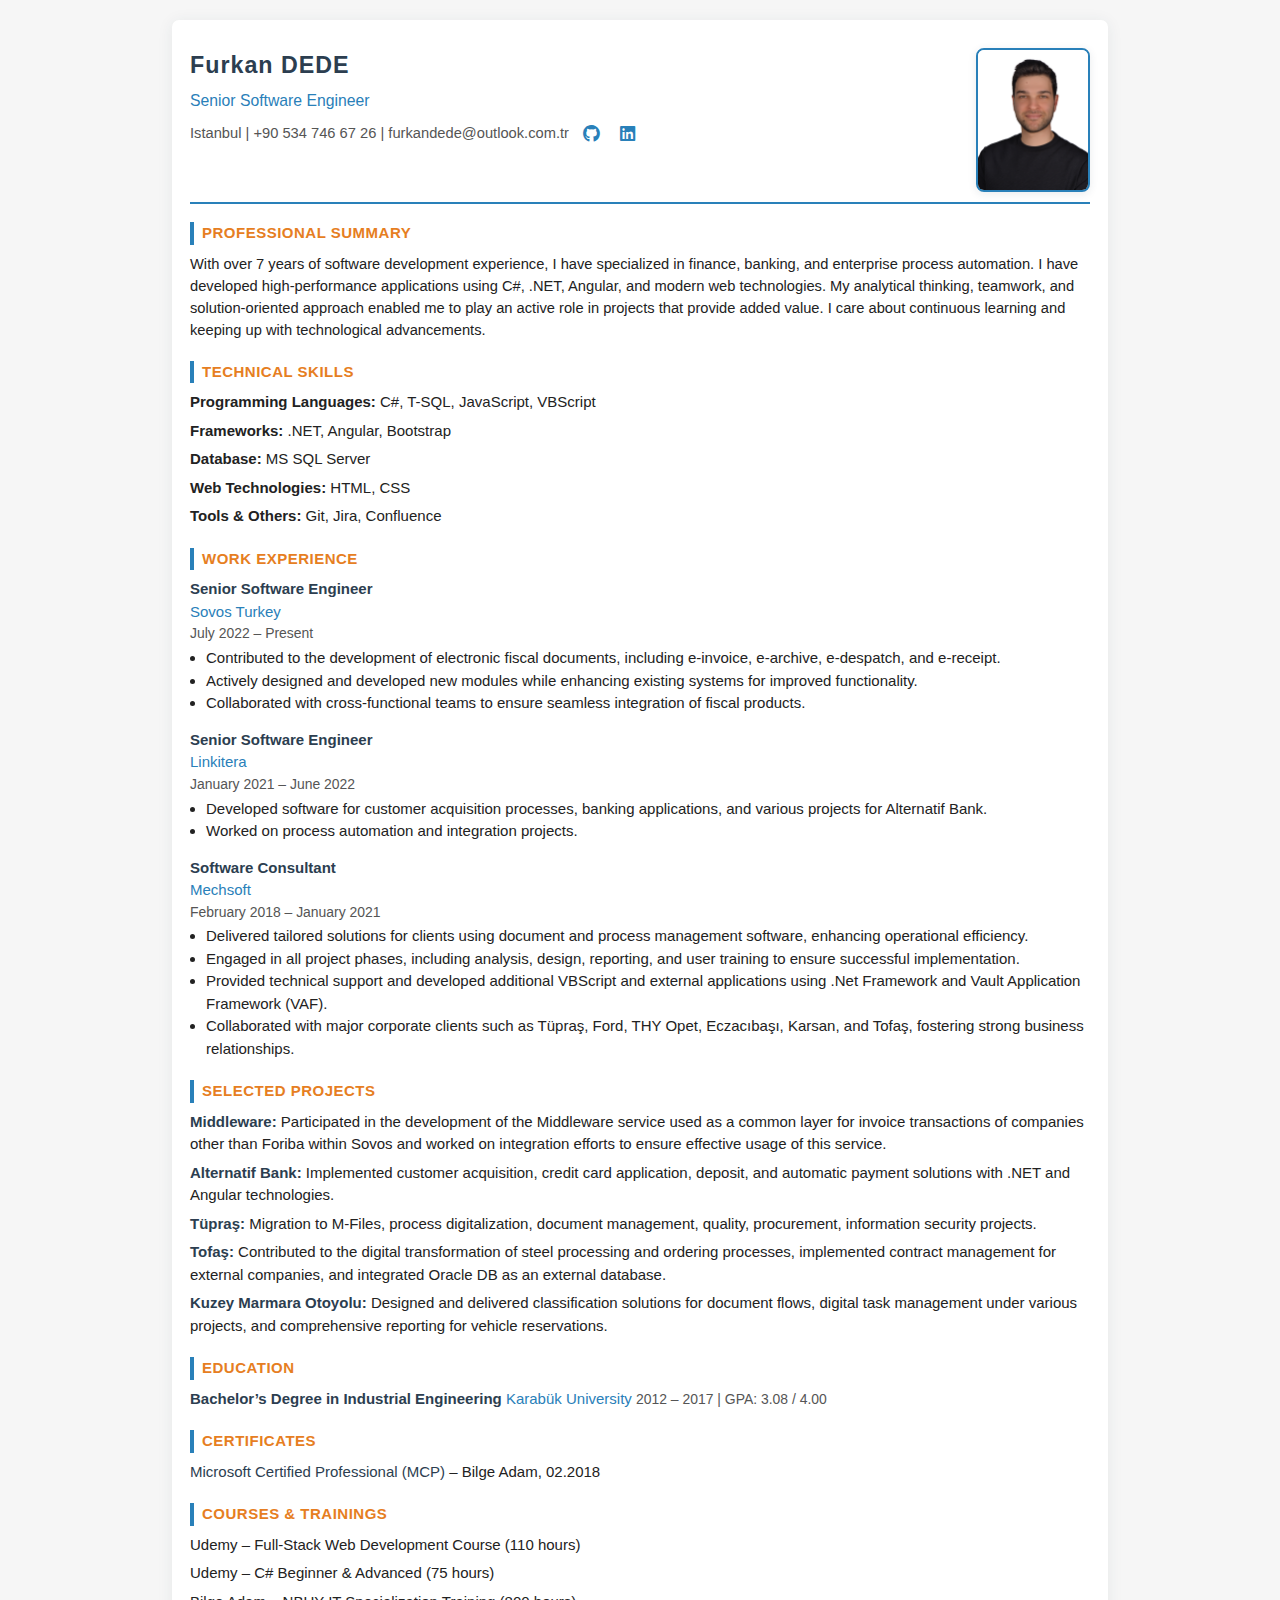
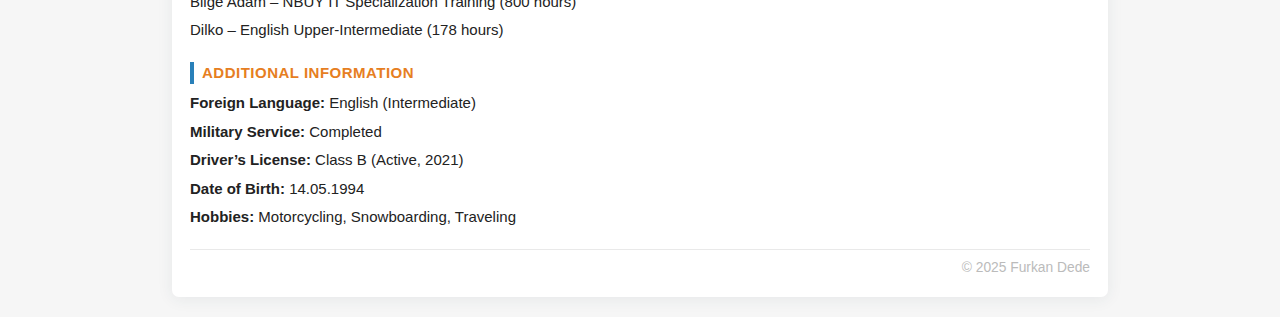
<file: AI/ENG/index.html>
<!DOCTYPE html>
<html lang="en">
<head>
  <meta charset="UTF-8">
  <title>Furkan Dede | Senior Software Engineer</title>
  <meta name="viewport" content="width=device-width, initial-scale=1.0">
  <!-- Font Awesome CDN for social icons -->
  <link rel="stylesheet" href="https://cdnjs.cloudflare.com/ajax/libs/font-awesome/6.4.2/css/all.min.css">
  <style>
    :root {
      --primary: #2c3e50;
      --secondary: #2980b9;
      --background: #f6f6f6;
      --accent: #e67e22;
      --section-bg: #fff;
      --text-main: #222;
      --text-sub: #555;
      --border-radius: 7px;
    }
    body {
      background: var(--background);
      font-family: 'Segoe UI', 'Arial', sans-serif;
      margin: 0;
      color: var(--text-main);
      line-height: 1.5;
      font-size: 15px;
    }
    .cv-container {
      max-width: 900px;
      margin: 20px auto;
      background: var(--section-bg);
      box-shadow: 0 2px 16px rgba(44,62,80,0.08);
      border-radius: var(--border-radius);
      overflow: hidden;
      padding: 28px 18px 18px 18px;
    }
    .cv-header {
      border-bottom: 2px solid var(--secondary);
      display: flex;
      justify-content: space-between;
      align-items: flex-start;
      padding-bottom: 10px;
      margin-bottom: 18px;
      gap: 8px;
    }
    .cv-header-main {
      display: flex;
      flex-direction: column;
      align-items: flex-start;
      gap: 6px;
      flex: 1 1 auto;
    }
    .cv-header h1 {
      color: var(--primary);
      margin: 0;
      font-size: 1.55em;
      letter-spacing: 1px;
    }
    .cv-header h2 {
      color: var(--secondary);
      margin: 0 0 2px 0;
      font-size: 1.05em;
      font-weight: 500;
    }
    .contact {
      font-size: 0.98em;
      color: var(--text-sub);
      margin: 0;
      display: flex;
      flex-wrap: wrap;
      gap: 14px;
      align-items: center;
    }
    .contact .icon-link {
      text-decoration: none;
      color: var(--secondary);
      margin-left: 0;
      margin-right: 6px;
      font-size: 1.18em;
      transition: color 0.18s;
      vertical-align: middle;
    }
    .contact .icon-link:hover {
      color: var(--accent);
    }
    .cv-photo {
      flex: 0 0 auto;
      margin-left: 24px;
      margin-right: 0;
      margin-top: 0;
      display: flex;
      align-items: flex-start;
    }
    .cv-photo img {
      width: 110px;
      height: 140px;
      border-radius: 8px;
      object-fit: cover;
      border: 2px solid var(--secondary);
      background: #eee;
      box-shadow: 0 2px 8px rgba(44,62,80,0.10);
      display: block;
    }
    .cv-section {
      margin-bottom: 20px;
      page-break-inside: avoid;
    }
    .cv-section-title {
      font-size: 1em;
      color: var(--accent);
      letter-spacing: 0.5px;
      font-weight: bold;
      margin-bottom: 8px;
      margin-top: 0;
      border-left: 4px solid var(--secondary);
      padding-left: 8px;
    }
    .cv-summary {
      font-size: 0.98em;
      margin-bottom: 0;
      color: var(--text-main);
    }
    ul {
      margin: 0 0 0 16px;
      padding: 0;
    }
    .skill-list, .other-list, .project-list, .edu-list, .cert-list, .course-list {
      list-style: none;
      margin: 0;
      padding: 0;
    }
    .skill-list li, .other-list li, .project-list li, .edu-list li, .cert-list li, .course-list li {
      margin-bottom: 6px;
    }
    .cv-job {
      margin-bottom: 14px;
      page-break-inside: avoid;
    }
    .cv-job-title {
      font-weight: bold;
      color: var(--primary);
    }
    .cv-job-company {
      color: var(--secondary);
      font-weight: 500;
    }
    .cv-job-dates {
      color: var(--text-sub);
      font-size: 0.93em;
      margin-bottom: 3px;
    }
    .cv-project-title {
      font-weight: bold;
      color: var(--primary);
      margin-bottom: 1px;
    }
    .cv-edu-degree {
      font-weight: bold;
      color: var(--primary);
    }
    .cv-edu-school {
      color: var(--secondary);
      font-weight: 500;
    }
    .cv-edu-dates {
      color: var(--text-sub);
      font-size: 0.93em;
    }
    .cv-cert-title {
      font-weight: 500;
      color: var(--primary);
    }
    .cv-footer {
      text-align: right;
      color: #bbb;
      font-size: 0.92em;
      margin-top: 12px;
      padding-top: 8px;
      border-top: 1px solid #e9e9e9;
      page-break-inside: avoid;
    }
    @media print {
      body, .cv-container {
        background: #fff !important;
        box-shadow: none !important;
      }
      .cv-container {
        margin: 0 !important;
        padding: 10mm 8mm 6mm 8mm !important;
        width: auto !important;
        max-width: 100% !important;
      }
      .cv-header, .cv-footer, .cv-section {
        page-break-inside: avoid !important;
      }
      .cv-footer {
        margin-top: 2mm !important;
        padding-top: 2mm !important;
        font-size: 0.8em !important;
      }
      .cv-section {
        margin-bottom: 12px !important;
      }
      html, body {
        font-size: 12.5px !important;
        -webkit-print-color-adjust: exact !important;
        print-color-adjust: exact !important;
      }
    }
    @media (max-width: 700px) {
      .cv-header {
        flex-direction: column;
        align-items: center;
        text-align: center;
      }
      .cv-header-main {
        align-items: center;
      }
      .cv-photo {
        margin: 0 0 12px 0;
        justify-content: center;
      }
    }
  </style>
</head>
<body>
  <div class="cv-container">
    <div class="cv-header">
      <div class="cv-header-main">
        <h1>Furkan DEDE</h1>
        <h2>Senior Software Engineer</h2>
        <div class="contact">
          Istanbul | +90 534 746 67 26 | furkandede@outlook.com.tr
          <a class="icon-link" href="https://github.com/fdede" target="_blank" aria-label="Github">
            <i class="fab fa-github"></i>
          </a>
          <a class="icon-link" href="https://www.linkedin.com/in/furkandede/" target="_blank" aria-label="LinkedIn">
            <i class="fab fa-linkedin"></i>
          </a>
        </div>
      </div>
      <div class="cv-photo">
        <img src="../../img/FDEDE.jpg" alt="Furkan Dede Photo">
      </div>
    </div>

    <div class="cv-section">
      <div class="cv-section-title">PROFESSIONAL SUMMARY</div>
      <div class="cv-summary">
        With over 7 years of software development experience, I have specialized in finance, banking, and enterprise process automation. I have developed high-performance applications using C#, .NET, Angular, and modern web technologies. My analytical thinking, teamwork, and solution-oriented approach enabled me to play an active role in projects that provide added value. I care about continuous learning and keeping up with technological advancements.
      </div>
    </div>

    <div class="cv-section">
      <div class="cv-section-title">TECHNICAL SKILLS</div>
      <ul class="skill-list">
        <li><strong>Programming Languages:</strong> C#, T-SQL, JavaScript, VBScript</li>
        <li><strong>Frameworks:</strong> .NET, Angular, Bootstrap</li>
        <li><strong>Database:</strong> MS SQL Server</li>
        <li><strong>Web Technologies:</strong> HTML, CSS</li>
        <li><strong>Tools & Others:</strong> Git, Jira, Confluence</li>
      </ul>
    </div>

    <div class="cv-section">
      <div class="cv-section-title">WORK EXPERIENCE</div>
      <div class="cv-job">
        <div class="cv-job-title">Senior Software Engineer</div>
        <div class="cv-job-company">Sovos Turkey</div>
        <div class="cv-job-dates">July 2022 – Present</div>
        <ul>
          <li>Contributed to the development of electronic fiscal documents, including e-invoice, e-archive, e-despatch, and e-receipt.</li>
          <li>Actively designed and developed new modules while enhancing existing systems for improved functionality.</li>
          <li>Collaborated with cross-functional teams to ensure seamless integration of fiscal products.</li>
        </ul>
      </div>
      <div class="cv-job">
        <div class="cv-job-title">Senior Software Engineer</div>
        <div class="cv-job-company">Linkitera</div>
        <div class="cv-job-dates">January 2021 – June 2022</div>
        <ul>
          <li>Developed software for customer acquisition processes, banking applications, and various projects for Alternatif Bank.</li>
          <li>Worked on process automation and integration projects.</li>
        </ul>
      </div>
      <div class="cv-job">
        <div class="cv-job-title">Software Consultant</div>
        <div class="cv-job-company">Mechsoft</div>
        <div class="cv-job-dates">February 2018 – January 2021</div>
        <ul>
          <li>Delivered tailored solutions for clients using document and process management software, enhancing operational efficiency.</li>
          <li>Engaged in all project phases, including analysis, design, reporting, and user training to ensure successful implementation.</li>
          <li>Provided technical support and developed additional VBScript and external applications using .Net Framework and Vault Application Framework (VAF).</li>
          <li>Collaborated with major corporate clients such as Tüpraş, Ford, THY Opet, Eczacıbaşı, Karsan, and Tofaş, fostering strong business relationships.</li>
        </ul>
      </div>
    </div>

    <div class="cv-section">
      <div class="cv-section-title">SELECTED PROJECTS</div>
      <ul class="project-list">
        <li>
          <span class="cv-project-title">Middleware:</span>
          Participated in the development of the Middleware service used as a common layer for invoice transactions
          of companies other than Foriba within Sovos and worked on integration efforts to ensure effective usage
          of this service.
        </li>
        <li>
          <span class="cv-project-title">Alternatif Bank:</span>
          Implemented customer acquisition, credit card application, deposit, and automatic payment solutions with
          .NET and Angular technologies.
        </li>
        <li>
          <span class="cv-project-title">Tüpraş:</span>
          Migration to M-Files, process digitalization, document management, quality, procurement, information
          security projects.
        </li>
        <li>
          <span class="cv-project-title">Tofaş:</span>
          Contributed to the digital transformation of steel processing and ordering processes, implemented contract
          management for external companies, and integrated Oracle DB as an external database.
        </li>
        <li>
          <span class="cv-project-title">Kuzey Marmara Otoyolu:</span>
          Designed and delivered classification solutions for document flows, digital task management under various
          projects, and comprehensive reporting for vehicle reservations.
        </li>
      </ul>
    </div>

    <div class="cv-section">
      <div class="cv-section-title">EDUCATION</div>
      <ul class="edu-list">
        <li>
          <span class="cv-edu-degree">Bachelor’s Degree in Industrial Engineering</span>  
          <span class="cv-edu-school">Karabük University</span>  
          <span class="cv-edu-dates">2012 – 2017 | GPA: 3.08 / 4.00</span>
        </li>
      </ul>
    </div>

    <div class="cv-section">
      <div class="cv-section-title">CERTIFICATES</div>
      <ul class="cert-list">
        <li>
          <span class="cv-cert-title">Microsoft Certified Professional (MCP)</span> – Bilge Adam, 02.2018
        </li>
      </ul>
    </div>

    <div class="cv-section">
      <div class="cv-section-title">COURSES & TRAININGS</div>
      <ul class="course-list">
        <li>Udemy – Full-Stack Web Development Course (110 hours)</li>
        <li>Udemy – C# Beginner & Advanced (75 hours)</li>
        <li>Bilge Adam – NBUY IT Specialization Training (800 hours)</li>
        <li>Dilko – English Upper-Intermediate (178 hours)</li>
      </ul>
    </div>

    <div class="cv-section">
      <div class="cv-section-title">ADDITIONAL INFORMATION</div>
      <ul class="other-list">
        <li><strong>Foreign Language:</strong> English (Intermediate)</li>
        <li><strong>Military Service:</strong> Completed</li>
        <li><strong>Driver’s License:</strong> Class B (Active, 2021)</li>
        <li><strong>Date of Birth:</strong> 14.05.1994</li>
        <li><strong>Hobbies:</strong> Motorcycling, Snowboarding, Traveling</li>
      </ul>
    </div>

    <div class="cv-footer">
      © 2025 Furkan Dede
    </div>
  </div>
</body>
</html>
</file>
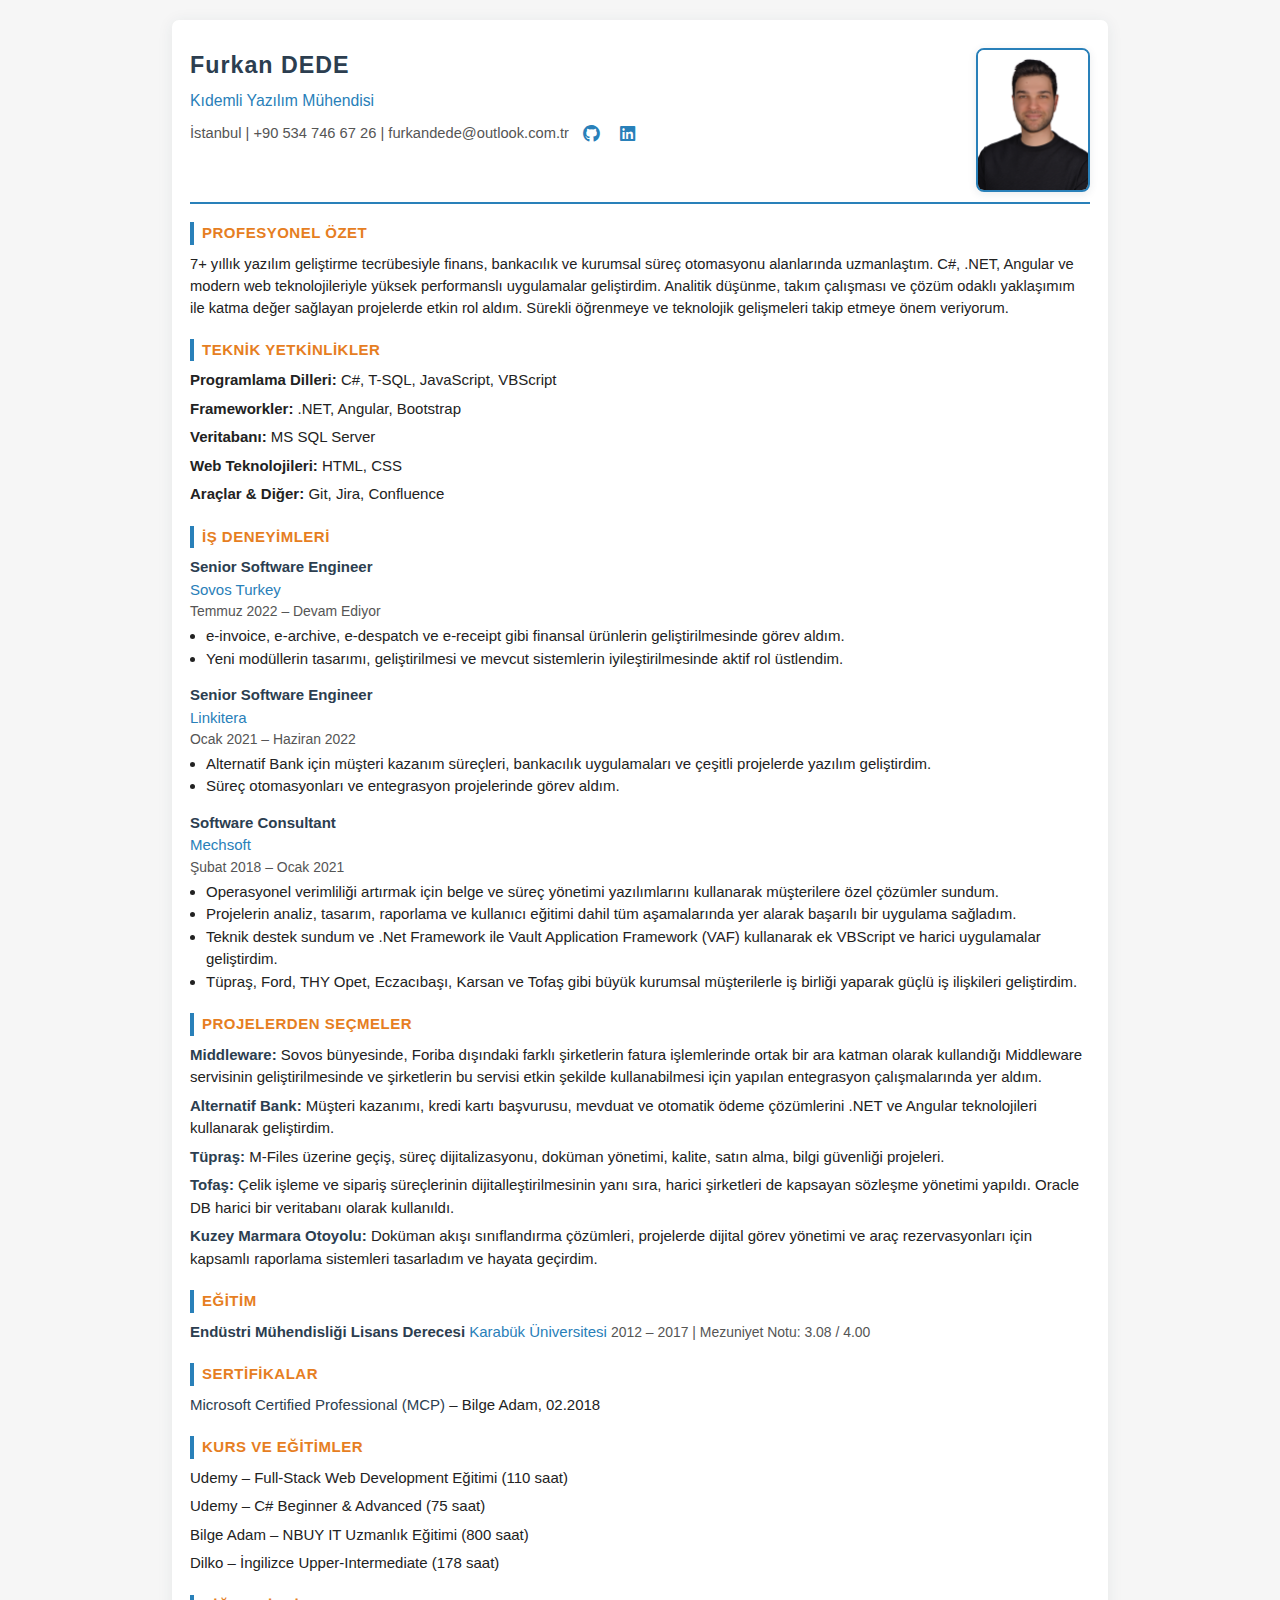
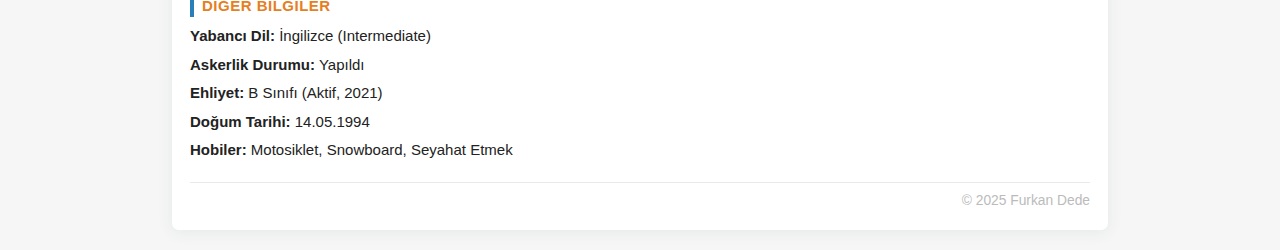
<file: AI/TR/index.html>
<!DOCTYPE html>
<html lang="tr">
<head>
  <meta charset="UTF-8">
  <title>Furkan Dede | Kıdemli Yazılım Mühendisi</title>
  <meta name="viewport" content="width=device-width, initial-scale=1.0">
  <!-- Font Awesome CDN for social icons -->
  <link rel="stylesheet" href="https://cdnjs.cloudflare.com/ajax/libs/font-awesome/6.4.2/css/all.min.css">
  <style>
    :root {
      --primary: #2c3e50;
      --secondary: #2980b9;
      --background: #f6f6f6;
      --accent: #e67e22;
      --section-bg: #fff;
      --text-main: #222;
      --text-sub: #555;
      --border-radius: 7px;
    }
    body {
      background: var(--background);
      font-family: 'Segoe UI', 'Arial', sans-serif;
      margin: 0;
      color: var(--text-main);
      line-height: 1.5;
      font-size: 15px;
    }
    .cv-container {
      max-width: 900px;
      margin: 20px auto;
      background: var(--section-bg);
      box-shadow: 0 2px 16px rgba(44,62,80,0.08);
      border-radius: var(--border-radius);
      overflow: hidden;
      padding: 28px 18px 18px 18px;
    }
    .cv-header {
      border-bottom: 2px solid var(--secondary);
      display: flex;
      justify-content: space-between;
      align-items: flex-start;
      padding-bottom: 10px;
      margin-bottom: 18px;
      gap: 8px;
    }
    .cv-header-main {
      display: flex;
      flex-direction: column;
      align-items: flex-start;
      gap: 6px;
      flex: 1 1 auto;
    }
    .cv-header h1 {
      color: var(--primary);
      margin: 0;
      font-size: 1.55em;
      letter-spacing: 1px;
    }
    .cv-header h2 {
      color: var(--secondary);
      margin: 0 0 2px 0;
      font-size: 1.05em;
      font-weight: 500;
    }
    .contact {
      font-size: 0.98em;
      color: var(--text-sub);
      margin: 0;
      display: flex;
      flex-wrap: wrap;
      gap: 14px;
      align-items: center;
    }
    .contact .icon-link {
      text-decoration: none;
      color: var(--secondary);
      margin-left: 0;
      margin-right: 6px;
      font-size: 1.18em;
      transition: color 0.18s;
      vertical-align: middle;
    }
    .contact .icon-link:hover {
      color: var(--accent);
    }
    .cv-photo {
      flex: 0 0 auto;
      margin-left: 24px;
      margin-right: 0;
      margin-top: 0;
      display: flex;
      align-items: flex-start;
    }
    .cv-photo img {
      width: 110px;
      height: 140px;
      border-radius: 8px;
      object-fit: cover;
      border: 2px solid var(--secondary);
      background: #eee;
      box-shadow: 0 2px 8px rgba(44,62,80,0.10);
      display: block;
    }
    .cv-section {
      margin-bottom: 20px;
      page-break-inside: avoid;
    }
    .cv-section-title {
      font-size: 1em;
      color: var(--accent);
      letter-spacing: 0.5px;
      font-weight: bold;
      margin-bottom: 8px;
      margin-top: 0;
      border-left: 4px solid var(--secondary);
      padding-left: 8px;
    }
    .cv-summary {
      font-size: 0.98em;
      margin-bottom: 0;
      color: var(--text-main);
    }
    ul {
      margin: 0 0 0 16px;
      padding: 0;
    }
    .skill-list, .other-list, .project-list, .edu-list, .cert-list, .course-list {
      list-style: none;
      margin: 0;
      padding: 0;
    }
    .skill-list li, .other-list li, .project-list li, .edu-list li, .cert-list li, .course-list li {
      margin-bottom: 6px;
    }
    .cv-job {
      margin-bottom: 14px;
      page-break-inside: avoid;
    }
    .cv-job-title {
      font-weight: bold;
      color: var(--primary);
    }
    .cv-job-company {
      color: var(--secondary);
      font-weight: 500;
    }
    .cv-job-dates {
      color: var(--text-sub);
      font-size: 0.93em;
      margin-bottom: 3px;
    }
    .cv-project-title {
      font-weight: bold;
      color: var(--primary);
      margin-bottom: 1px;
    }
    .cv-edu-degree {
      font-weight: bold;
      color: var(--primary);
    }
    .cv-edu-school {
      color: var(--secondary);
      font-weight: 500;
    }
    .cv-edu-dates {
      color: var(--text-sub);
      font-size: 0.93em;
    }
    .cv-cert-title {
      font-weight: 500;
      color: var(--primary);
    }
    .cv-footer {
      text-align: right;
      color: #bbb;
      font-size: 0.92em;
      margin-top: 12px;
      padding-top: 8px;
      border-top: 1px solid #e9e9e9;
      page-break-inside: avoid;
    }
    @media print {
      body, .cv-container {
        background: #fff !important;
        box-shadow: none !important;
      }
      .cv-container {
        margin: 0 !important;
        padding: 10mm 8mm 6mm 8mm !important;
        width: auto !important;
        max-width: 100% !important;
      }
      .cv-header, .cv-footer, .cv-section {
        page-break-inside: avoid !important;
      }
      .cv-footer {
        margin-top: 2mm !important;
        padding-top: 2mm !important;
        font-size: 0.8em !important;
      }
      .cv-section {
        margin-bottom: 12px !important;
      }
      html, body {
        font-size: 12.5px !important;
        -webkit-print-color-adjust: exact !important;
        print-color-adjust: exact !important;
      }
    }
    @media (max-width: 700px) {
      .cv-header {
        flex-direction: column;
        align-items: center;
        text-align: center;
      }
      .cv-header-main {
        align-items: center;
      }
      .cv-photo {
        margin: 0 0 12px 0;
        justify-content: center;
      }
    }
  </style>
</head>
<body>
  <div class="cv-container">
    <div class="cv-header">
      <div class="cv-header-main">
        <h1>Furkan DEDE</h1>
        <h2>Kıdemli Yazılım Mühendisi</h2>
        <div class="contact">
          İstanbul | +90 534 746 67 26 | furkandede@outlook.com.tr
          <a class="icon-link" href="https://github.com/fdede" target="_blank" aria-label="Github">
            <i class="fab fa-github"></i>
          </a>
          <a class="icon-link" href="https://www.linkedin.com/in/furkandede/" target="_blank" aria-label="LinkedIn">
            <i class="fab fa-linkedin"></i>
          </a>
        </div>
      </div>
      <div class="cv-photo">
        <img src="../../img/FDEDE.jpg" alt="Furkan Dede Fotoğrafı">
      </div>
    </div>

    <div class="cv-section">
      <div class="cv-section-title">PROFESYONEL ÖZET</div>
      <div class="cv-summary">
        7+ yıllık yazılım geliştirme tecrübesiyle finans, bankacılık ve kurumsal süreç otomasyonu alanlarında uzmanlaştım.
        C#, .NET, Angular ve modern web teknolojileriyle yüksek performanslı uygulamalar geliştirdim. Analitik düşünme,
        takım çalışması ve çözüm odaklı yaklaşımım ile katma değer sağlayan projelerde etkin rol aldım. Sürekli öğrenmeye
        ve teknolojik gelişmeleri takip etmeye önem veriyorum.
      </div>
    </div>

    <div class="cv-section">
      <div class="cv-section-title">TEKNİK YETKİNLİKLER</div>
      <ul class="skill-list">
        <li><strong>Programlama Dilleri:</strong> C#, T-SQL, JavaScript, VBScript</li>
        <li><strong>Frameworkler:</strong> .NET, Angular, Bootstrap</li>
        <li><strong>Veritabanı:</strong> MS SQL Server</li>
        <li><strong>Web Teknolojileri:</strong> HTML, CSS</li>
        <li><strong>Araçlar & Diğer:</strong> Git, Jira, Confluence</li>
      </ul>
    </div>

    <div class="cv-section">
      <div class="cv-section-title">İŞ DENEYİMLERİ</div>
      <div class="cv-job">
        <div class="cv-job-title">Senior Software Engineer</div>
        <div class="cv-job-company">Sovos Turkey</div>
        <div class="cv-job-dates">Temmuz 2022 – Devam Ediyor</div>
        <ul>
          <li>e-invoice, e-archive, e-despatch ve e-receipt gibi finansal ürünlerin geliştirilmesinde görev aldım.</li>
          <li>Yeni modüllerin tasarımı, geliştirilmesi ve mevcut sistemlerin iyileştirilmesinde aktif rol üstlendim.</li>
        </ul>
      </div>
      <div class="cv-job">
        <div class="cv-job-title">Senior Software Engineer</div>
        <div class="cv-job-company">Linkitera</div>
        <div class="cv-job-dates">Ocak 2021 – Haziran 2022</div>
        <ul>
          <li>Alternatif Bank için müşteri kazanım süreçleri, bankacılık uygulamaları ve çeşitli projelerde yazılım geliştirdim.</li>
          <li>Süreç otomasyonları ve entegrasyon projelerinde görev aldım.</li>
        </ul>
      </div>
      <div class="cv-job">
        <div class="cv-job-title">Software Consultant</div>
        <div class="cv-job-company">Mechsoft</div>
        <div class="cv-job-dates">Şubat 2018 – Ocak 2021</div>
        <ul>
          <li>Operasyonel verimliliği artırmak için belge ve süreç yönetimi yazılımlarını kullanarak müşterilere özel çözümler sundum.</li>
          <li>Projelerin analiz, tasarım, raporlama ve kullanıcı eğitimi dahil tüm aşamalarında yer alarak başarılı bir uygulama sağladım.</li>
          <li>Teknik destek sundum ve .Net Framework ile Vault Application Framework (VAF) kullanarak ek VBScript ve harici uygulamalar geliştirdim.</li>
          <li>Tüpraş, Ford, THY Opet, Eczacıbaşı, Karsan ve Tofaş gibi büyük kurumsal müşterilerle iş birliği yaparak güçlü iş ilişkileri geliştirdim.</li>
        </ul>
      </div>
    </div>

    <div class="cv-section">
      <div class="cv-section-title">PROJELERDEN SEÇMELER</div>
      <ul class="project-list">
        <li>
          <span class="cv-project-title">Middleware:</span>
          Sovos bünyesinde, Foriba dışındaki farklı şirketlerin fatura işlemlerinde ortak bir ara katman olarak kullandığı
          Middleware servisinin geliştirilmesinde ve şirketlerin bu servisi etkin şekilde kullanabilmesi için yapılan
          entegrasyon çalışmalarında yer aldım.
        </li>
        <li>
          <span class="cv-project-title">Alternatif Bank:</span>
          Müşteri kazanımı, kredi kartı başvurusu, mevduat ve otomatik ödeme çözümlerini .NET ve Angular teknolojileri
          kullanarak geliştirdim.
        </li>
        <li>
          <span class="cv-project-title">Tüpraş:</span>
          M-Files üzerine geçiş, süreç dijitalizasyonu, doküman yönetimi, kalite, satın alma, bilgi güvenliği projeleri.
        </li>
        <li>
          <span class="cv-project-title">Tofaş:</span>
          Çelik işleme ve sipariş süreçlerinin dijitalleştirilmesinin yanı sıra, harici şirketleri de kapsayan sözleşme
          yönetimi yapıldı. Oracle DB harici bir veritabanı olarak kullanıldı.
        </li>
        <li>
          <span class="cv-project-title">Kuzey Marmara Otoyolu:</span>
          Doküman akışı sınıflandırma çözümleri, projelerde dijital görev yönetimi ve araç rezervasyonları için kapsamlı
          raporlama sistemleri tasarladım ve hayata geçirdim.
        </li>
      </ul>
    </div>

    <div class="cv-section">
      <div class="cv-section-title">EĞİTİM</div>
      <ul class="edu-list">
        <li>
          <span class="cv-edu-degree">Endüstri Mühendisliği Lisans Derecesi</span>  
          <span class="cv-edu-school">Karabük Üniversitesi</span>  
          <span class="cv-edu-dates">2012 – 2017 | Mezuniyet Notu: 3.08 / 4.00</span>
        </li>
      </ul>
    </div>

    <div class="cv-section">
      <div class="cv-section-title">SERTİFİKALAR</div>
      <ul class="cert-list">
        <li>
          <span class="cv-cert-title">Microsoft Certified Professional (MCP)</span> – Bilge Adam, 02.2018
        </li>
      </ul>
    </div>

    <div class="cv-section">
      <div class="cv-section-title">KURS VE EĞİTİMLER</div>
      <ul class="course-list">
        <li>Udemy – Full-Stack Web Development Eğitimi (110 saat)</li>
        <li>Udemy – C# Beginner & Advanced (75 saat)</li>
        <li>Bilge Adam – NBUY IT Uzmanlık Eğitimi (800 saat)</li>
        <li>Dilko – İngilizce Upper-Intermediate (178 saat)</li>
      </ul>
    </div>

    <div class="cv-section">
      <div class="cv-section-title">DİĞER BİLGİLER</div>
      <ul class="other-list">
        <li><strong>Yabancı Dil:</strong> İngilizce (Intermediate)</li>
        <li><strong>Askerlik Durumu:</strong> Yapıldı</li>
        <li><strong>Ehliyet:</strong> B Sınıfı (Aktif, 2021)</li>
        <li><strong>Doğum Tarihi:</strong> 14.05.1994</li>
        <li><strong>Hobiler:</strong> Motosiklet, Snowboard, Seyahat Etmek</li>
      </ul>
    </div>

    <div class="cv-footer">
      © 2025 Furkan Dede
    </div>
  </div>
</body>
</html>
</file>
